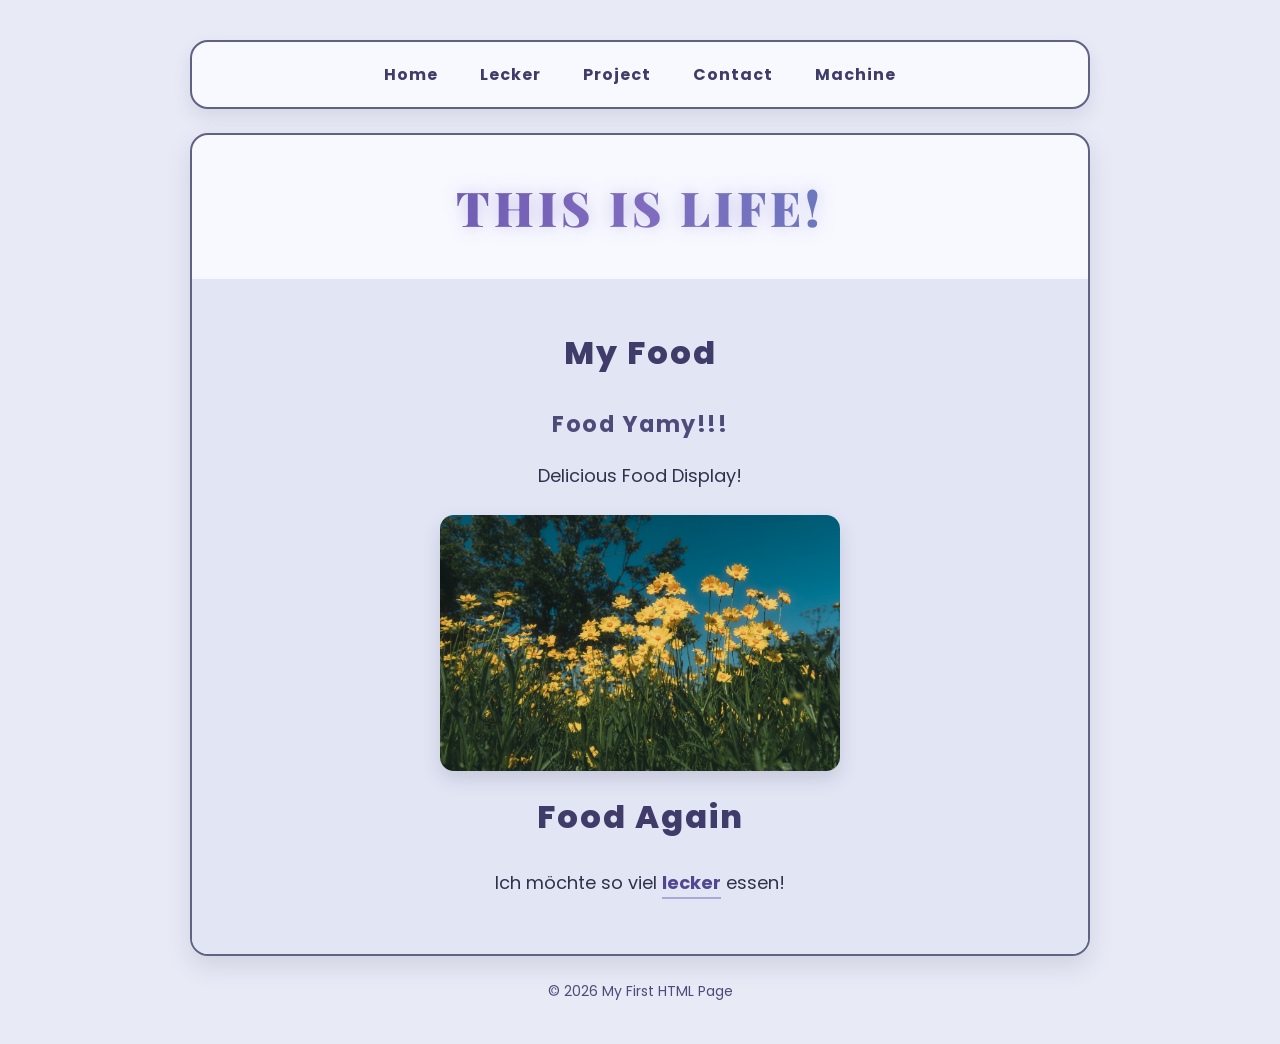
<file: index.html>
<!DOCTYPE HTML>
<html lang="en">
<head>
    <meta charset="UTF-8">
    <meta name="viewport" content="width=device-width, initial-scale=1.0">
    <title>My First HTML Page</title>
    <link rel="preconnect" href="https://fonts.googleapis.com">
    <link rel="preconnect" href="https://fonts.gstatic.com" crossorigin>
    <link href="https://fonts.googleapis.com/css2?family=Poppins:wght@400;600;700;800&amp;family=Playfair+Display:wght@900&amp;display=swap" rel="stylesheet">
    <link rel="stylesheet" type="text/css" href="styles.css">
    <link rel="icon" href="favicon.png" sizes="32x32">
</head>
<body>
    <header>
        <nav>
            <ul>
                <li><a href="index.html">Home</a></li>
                <li><a href="lecker1.html">Lecker</a></li>
                <li><a href="project.html">Project</a></li>
                <li><a href="contact.html">Contact</a></li>
                <li><a href="machine.html?mode=stay">Machine</a></li>
            </ul>
        </nav>
    </header>

    <main>
        <div class="main">
            <h1>This Is Life!</h1>
            <div class="content-bg">
                <h2>My Food</h2>
                <h3>Food Yamy!!!</h3>
                <p>Delicious Food Display!</p>
                <a href="https://new.salon.io">
                    <img src="IMG_9281.jpg" width="400" alt="Food display">
                </a>
                <h2>Food Again</h2>
                <p>Ich möchte so viel <a href="lecker1.html">lecker</a> essen!</p>
            </div>
        </div>
    </main>

    <footer class="site-footer">
        <p>&copy; 2026 My First HTML Page</p>
    </footer>
</body>
</html>
</file>
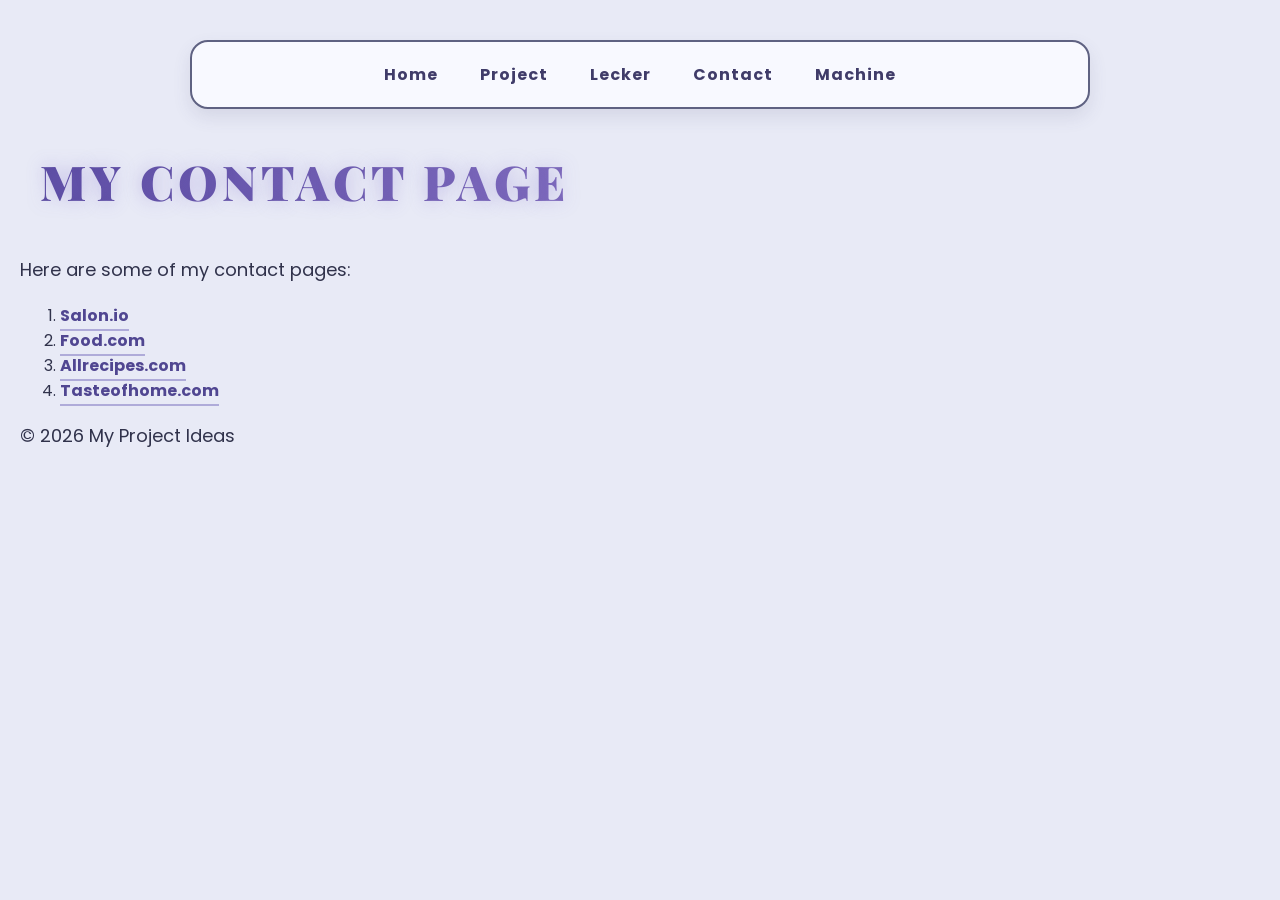
<file: contact.html>
<!DOCTYPE html>
<html lang="en"> 
<head>
    <title>My Project Idees</title>
    <link rel="preconnect" href="https://fonts.googleapis.com">
    <link rel="preconnect" href="https://fonts.gstatic.com" crossorigin>
    <link href="https://fonts.googleapis.com/css2?family=Poppins:wght@400;600;700;800&amp;family=Playfair+Display:wght@900&amp;display=swap" rel="stylesheet">
    <link rel="stylesheet" type="text/css" href="styles.css">
    <link rel="icon" href="favicon.png" sizes="32*32">
</head>
<body>
<header>
    <nav>
        <ul>
            <li><a href="index.html">Home</a></li>
            <li><a href="project.html">Project</a></li>
            <li><a href="lecker1.html">Lecker</a></li>
            <li><a href="contact.html">Contact</a></li>
            <li><a href="machine.html?mode=stay">Machine</a></li>
        </ul>
    </nav>
</header> 
 <main>
    <h1>My contact page</h1>
    <p>Here are some of my contact pages:</p>
    <ol>
        <li><a href="https://new.salon.io">Salon.io</a></li>
        <li><a href="https://www.food.com">Food.com</a></li>
        <li><a href="https://www.allrecipes.com">Allrecipes.com</a></li>
        <li><a href="https://www.tasteofhome.com">Tasteofhome.com</a></li>
    </ol>

    </main>
    <footer>
        <p>&copy; 2026 My Project Ideas</p>
    </footer>
</body>
</html>
</file>
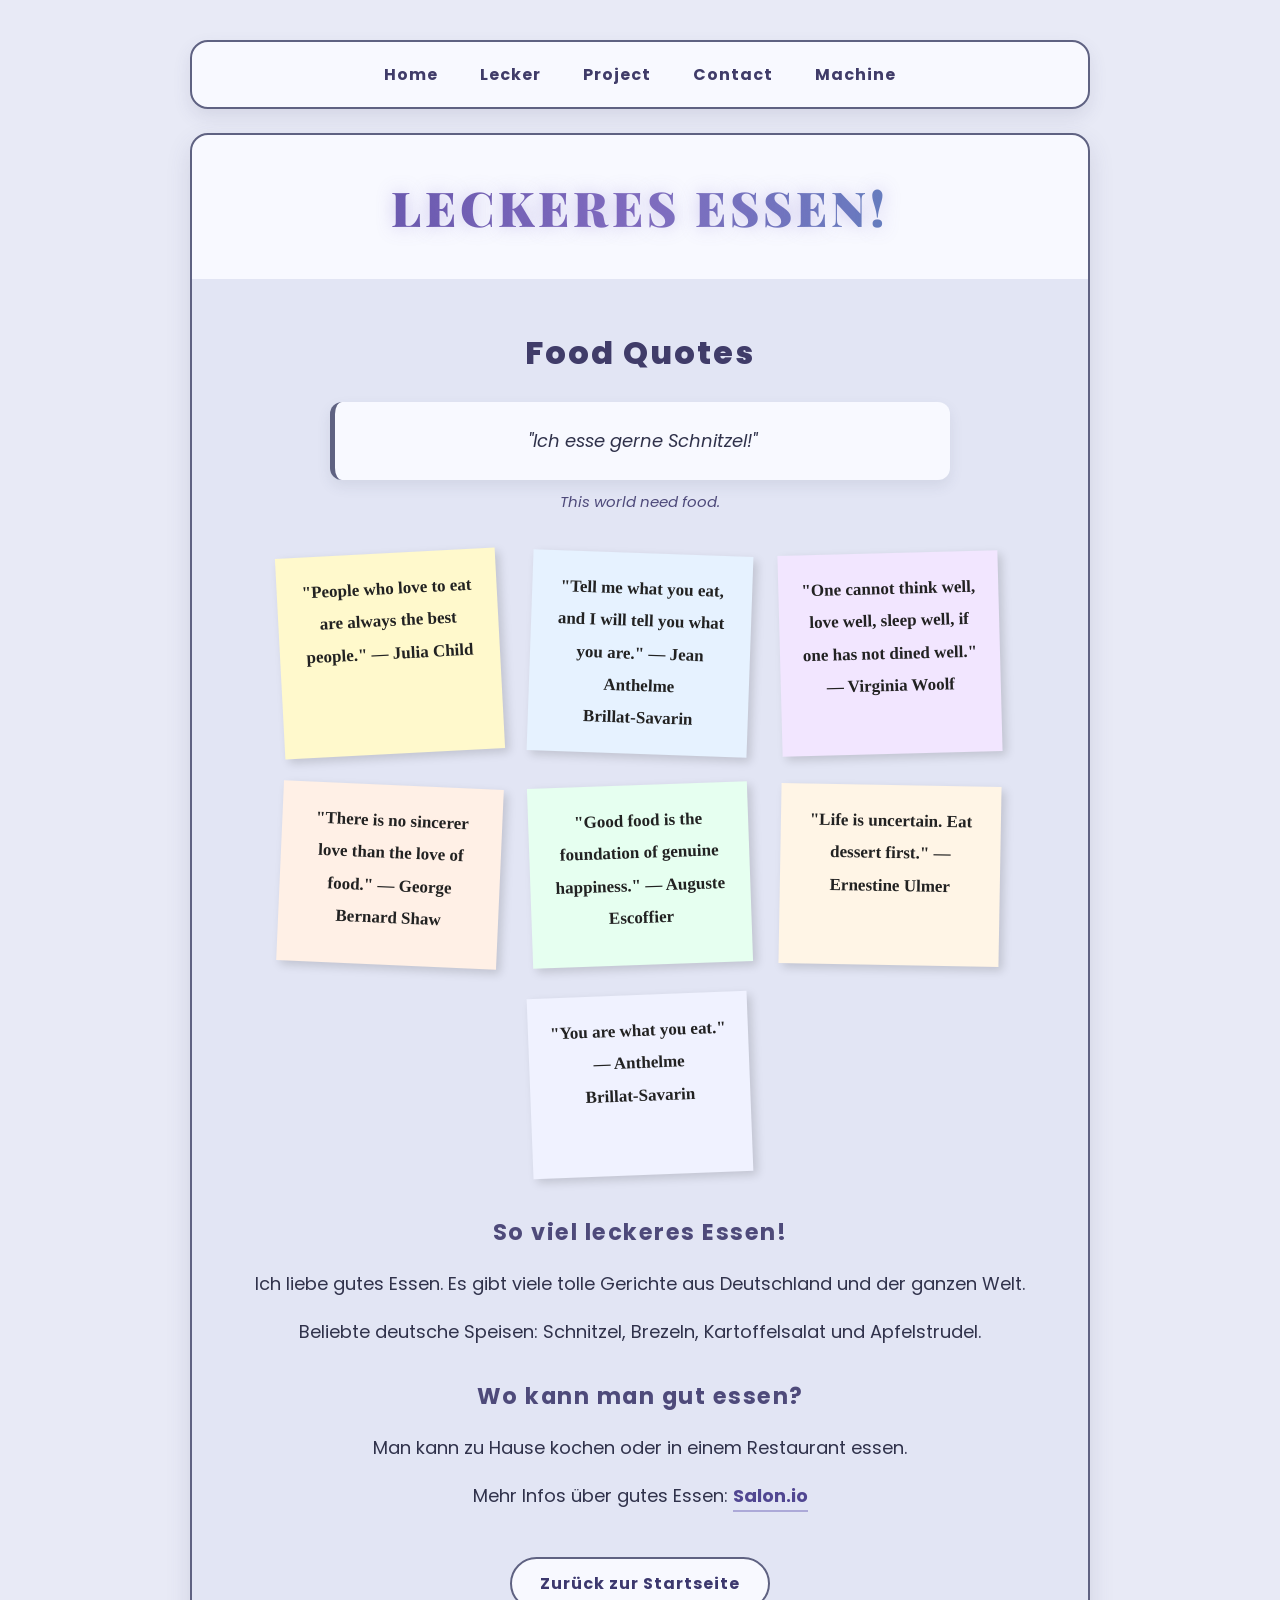
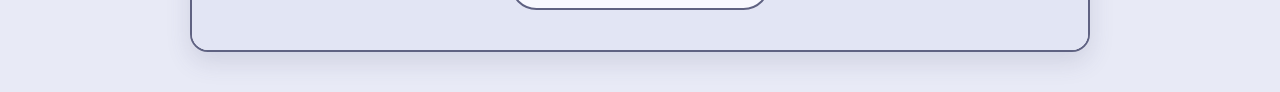
<file: lecker1.html>
<!DOCTYPE HTML>
<html lang="de">
<head>
    <meta charset="UTF-8">
    <meta name="viewport" content="width=device-width, initial-scale=1.0">
    <title>Lecker Seite</title>
    <link rel="preconnect" href="https://fonts.googleapis.com">
    <link rel="preconnect" href="https://fonts.gstatic.com" crossorigin>
    <link href="https://fonts.googleapis.com/css2?family=Poppins:wght@400;600;700;800&amp;family=Playfair+Display:wght@900&amp;display=swap" rel="stylesheet">
    <link rel="stylesheet" type="text/css" href="styles.css">
</head>
<body>
    <header>
        <nav>
            <ul>
                <li><a href="index.html">Home</a></li>
                <li><a href="lecker1.html">Lecker</a></li>
                <li><a href="project.html">Project</a></li>
                <li><a href="contact.html">Contact</a></li>
                <li><a href="machine.html?mode=stay">Machine</a></li>
            </ul>
        </nav>
    </header>

    <main>
        <div class="main">
            <h1>Leckeres Essen!</h1>
            <div class="content-bg">
                <h2>Food Quotes</h2>

                <article class="YAMY">
                    <blockquote>
                        <p>"Ich esse gerne Schnitzel!"</p>
                    </blockquote>
                    <footer class="quote-footer">
                        <cite>This world need food.</cite>
                    </footer>
                </article>

                <div class="note-container">
                    <a class="sticky-note" href="machine.html" aria-label="Open the mystery behind Julia Child's quote">
                        <p>"People who love to eat are always the best people." — Julia Child</p>
                    </a>
                    <a class="sticky-note" href="machine.html" aria-label="Open the mystery behind Brillat-Savarin's quote">
                        <p>"Tell me what you eat, and I will tell you what you are." — Jean Anthelme Brillat‑Savarin</p>
                    </a>
                    <a class="sticky-note" href="machine.html" aria-label="Open the mystery behind Virginia Woolf's quote">
                        <p>"One cannot think well, love well, sleep well, if one has not dined well." — Virginia Woolf</p>
                    </a>
                    <a class="sticky-note" href="machine.html" aria-label="Open the mystery behind George Bernard Shaw's quote">
                        <p>"There is no sincerer love than the love of food." — George Bernard Shaw</p>
                    </a>
                    <a class="sticky-note" href="machine.html" aria-label="Open the mystery behind Auguste Escoffier's quote">
                        <p>"Good food is the foundation of genuine happiness." — Auguste Escoffier</p>
                    </a>
                    <a class="sticky-note" href="machine.html" aria-label="Open the mystery behind Ernestine Ulmer's quote">
                        <p>"Life is uncertain. Eat dessert first." — Ernestine Ulmer</p>
                    </a>
                    <a class="sticky-note" href="machine.html" aria-label="Open the mystery behind Brillat-Savarin's quote">
                        <p>"You are what you eat." — Anthelme Brillat‑Savarin</p>
                    </a>
                </div>

                <h3>So viel leckeres Essen!</h3>
                <p>Ich liebe gutes Essen. Es gibt viele tolle Gerichte aus Deutschland und der ganzen Welt.</p>
                <p>Beliebte deutsche Speisen: Schnitzel, Brezeln, Kartoffelsalat und Apfelstrudel.</p>

                <h3>Wo kann man gut essen?</h3>
                <p>Man kann zu Hause kochen oder in einem Restaurant essen.</p>
                <p>Mehr Infos über gutes Essen: <a href="https://new.salon.io">Salon.io</a></p>
                <a class="back-link" href="index.html">Zurück zur Startseite</a>
            </div>
        </div>
    </main>
</body>
</html>
</file>
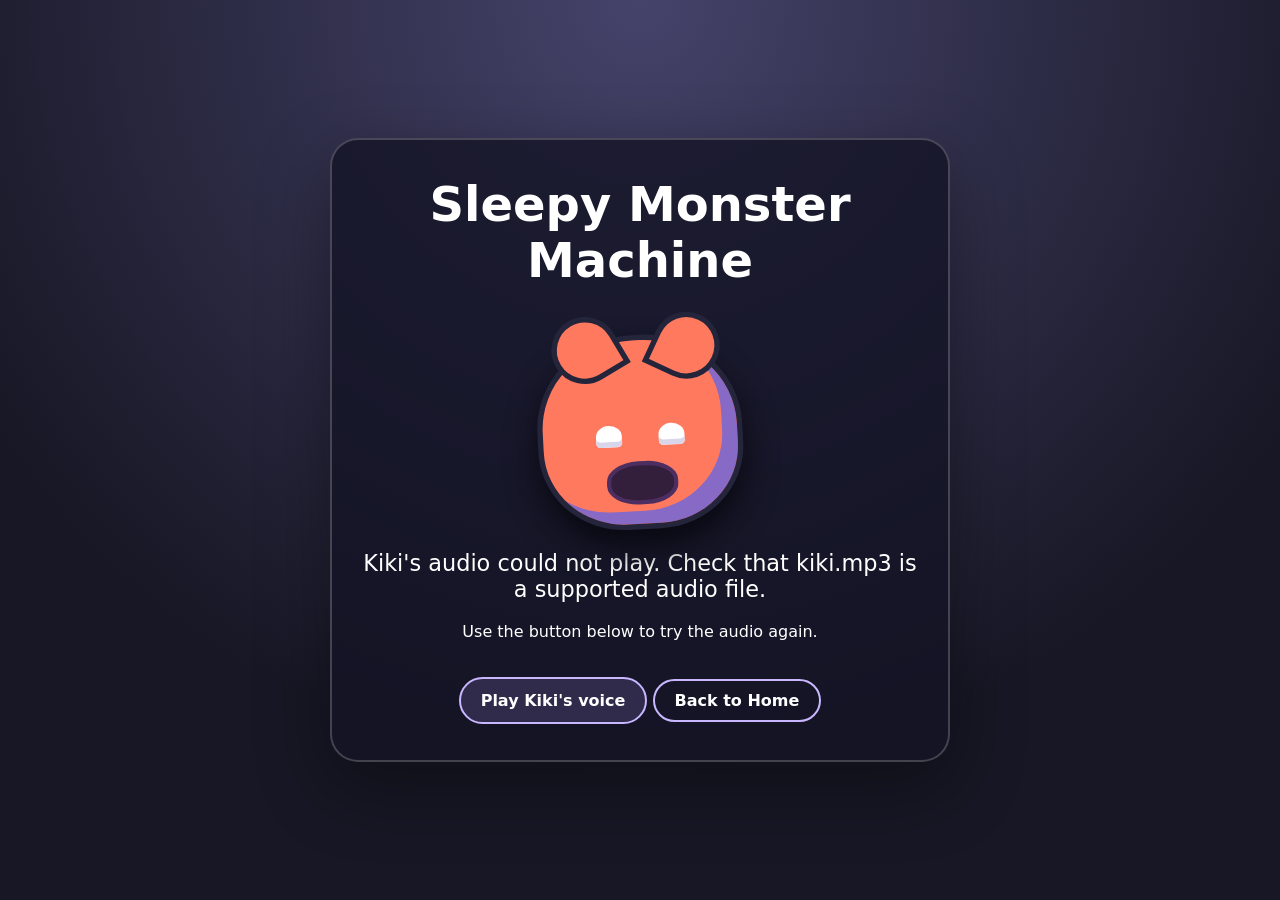
<file: machine.html>
<!DOCTYPE html>
<html lang="en">
<head>
    <meta charset="UTF-8">
    <meta name="viewport" content="width=device-width, initial-scale=1.0">
    <meta name="theme-color" content="#151525">
    <title>Sleepy Monster Machine</title>
    <style>
        * {
            box-sizing: border-box;
        }

        body {
            min-height: 100vh;
            margin: 0;
            display: grid;
            place-items: center;
            padding: 24px;
            background: radial-gradient(circle at top, #45436a, #171725 70%);
            color: #fff;
            font-family: system-ui, -apple-system, "Segoe UI", sans-serif;
            text-align: center;
        }

        main {
            width: min(100%, 620px);
            padding: 36px 24px;
            border: 2px solid rgba(255, 255, 255, 0.2);
            border-radius: 28px;
            background: rgba(20, 20, 38, 0.78);
            box-shadow: 0 24px 70px rgba(0, 0, 0, 0.35);
        }

        h1 {
            margin: 0 0 12px;
            font-size: clamp(1.8rem, 7vw, 3rem);
        }

        .monster {
            position: relative;
            width: 190px;
            height: 180px;
            margin: 42px auto 28px;
            padding: 0;
            border: 5px solid #24243b;
            border-radius: 48% 48% 42% 42%;
            background: #a98ae8;
            box-shadow: inset -14px -12px 0 #8769c6, 0 16px 30px #090912;
            cursor: pointer;
            font: inherit;
            transition: transform 350ms ease, background-color 350ms ease;
        }

        .monster:focus-visible {
            outline: 3px solid #fff;
            outline-offset: 7px;
        }

        .monster::before,
        .monster::after {
            position: absolute;
            top: -24px;
            width: 52px;
            height: 52px;
            content: "";
            border: 5px solid #24243b;
            border-radius: 50% 50% 0 50%;
            background: #a98ae8;
            z-index: -1;
        }

        .monster::before {
            left: 12px;
            transform: rotate(-28deg);
        }

        .monster::after {
            right: 12px;
            transform: rotate(28deg) scaleX(-1);
        }

        .eyes {
            display: flex;
            justify-content: center;
            gap: 34px;
            padding-top: 55px;
        }

        .eye {
            width: 24px;
            height: 28px;
            border-radius: 50%;
            background: #fff;
            box-shadow: inset 0 -5px 0 #d9d5ea;
        }

        .eye::after {
            display: block;
            width: 9px;
            height: 12px;
            margin: 8px auto 0;
            border-radius: 50%;
            background: #24243b;
            content: "";
        }

        .mouth {
            width: 48px;
            height: 15px;
            margin: 22px auto 0;
            border-radius: 0 0 30px 30px;
            background: #4c2e61;
        }

        .zzz {
            position: absolute;
            top: -58px;
            right: -42px;
            color: #fff;
            font-size: 2rem;
            font-weight: 800;
            animation: float 1.3s ease-in-out infinite alternate;
        }

        .status {
            min-height: 2.5em;
            margin: 0;
            font-size: clamp(1.1rem, 4vw, 1.4rem);
        }

        .sound-button {
            margin-top: 20px;
            padding: 12px 20px;
            border: 2px solid #c8b7ff;
            border-radius: 999px;
            background: #312b4b;
            color: #fff;
            font: inherit;
            font-weight: 700;
            cursor: pointer;
        }

        .sound-button:hover,
        .sound-button:focus-visible {
            background: #4b3d70;
        }

        .home-link {
            display: inline-block;
            margin-top: 18px;
            padding: 10px 20px;
            border: 2px solid #c8b7ff;
            border-radius: 999px;
            color: #fff;
            font-weight: 700;
            text-decoration: none;
        }

        .home-link:hover,
        .home-link:focus-visible {
            background: #4b3d70;
        }

        .awake .monster {
            transform: scale(1.08) rotate(-3deg);
            background: #ff795f;
            animation: shake 180ms ease-in-out 5;
        }

        .awake .monster::before,
        .awake .monster::after {
            background: #ff795f;
        }

        .awake .eye {
            height: 20px;
            margin-top: 4px;
            border-radius: 50% 50% 4px 4px;
        }

        .awake .eye::after {
            display: none;
        }

        .awake .mouth {
            width: 66px;
            height: 40px;
            margin-top: 14px;
            border: 4px solid #4c2e61;
            border-radius: 45%;
            background: #331e3c;
        }

        .awake .zzz {
            display: none;
        }

        @keyframes float {
            to { transform: translate(8px, -12px) scale(0.85); }
        }

        @keyframes shake {
            25% { transform: scale(1.08) rotate(4deg); }
            75% { transform: scale(1.08) rotate(-5deg); }
        }

        @media (prefers-reduced-motion: reduce) {
            *,
            *::before,
            *::after {
                animation-duration: 0.01ms !important;
                animation-iteration-count: 1 !important;
                transition-duration: 0.01ms !important;
            }
        }
    </style>
</head>
<body>
    <main id="machine">
        <h1>Sleepy Monster Machine</h1>
        <button class="monster" id="monster" type="button" aria-label="Wake the monster">
            <span class="zzz">Zzz...</span>
            <div class="eyes"><span class="eye"></span><span class="eye"></span></div>
            <div class="mouth"></div>
        </button>
        <p class="status" id="status" aria-live="assertive">Shhh... The monster is fast asleep.</p>
        <p id="hint">Click the monster to wake it up.</p>
        <button class="sound-button" id="sound-button" type="button" hidden>Play Kiki's voice</button>
        <audio id="monster-voice" src="kiki.mp3" preload="none"></audio>
        <a class="home-link" href="index.html">Back to Home</a>
    </main>
    <script>
        const machine = document.getElementById("machine");
        const monster = document.getElementById("monster");
        const status = document.getElementById("status");
        const hint = document.getElementById("hint");
        const soundButton = document.getElementById("sound-button");
        const voice = document.getElementById("monster-voice");
        const autoReturn = new URLSearchParams(window.location.search).get("mode") !== "stay";
        let playbackRequested = false;
        let returnTimer;

        async function playKikiVoice() {
            playbackRequested = true;
            machine.classList.add("awake");
            status.textContent = "WHAT?! YOU WOKE ME UP! GET OUT! NOW!";
            hint.textContent = "Click again to hear Kiki's voice again.";
            soundButton.hidden = true;
            try {
                voice.currentTime = 0;
                await voice.play();
            } catch (error) {
                if (!autoReturn) {
                    machine.classList.remove("awake");
                }
                status.textContent = "Kiki's audio could not play. Check that kiki.mp3 is a supported audio file.";
                hint.textContent = "Use the button below to try the audio again.";
                soundButton.hidden = false;
            }
        }

        function resetMonster() {
            if (autoReturn) return;
            machine.classList.remove("awake");
            status.textContent = "Shhh... The monster is fast asleep.";
            hint.textContent = "Click the monster to wake it up.";
        }

        monster.addEventListener("click", playKikiVoice);
        soundButton.addEventListener("click", playKikiVoice);
        voice.addEventListener("ended", resetMonster);
        voice.addEventListener("error", () => {
            if (playbackRequested) {
                status.textContent = "Kiki's audio could not be loaded. Check that kiki.mp3 is a supported audio file.";
                soundButton.hidden = false;
            }
        });
        voice.addEventListener("loadedmetadata", () => {
            if (autoReturn && Number.isFinite(voice.duration)) {
                window.clearTimeout(returnTimer);
                returnTimer = window.setTimeout(() => {
                    window.location.replace("lecker1.html");
                }, voice.duration * 1000 + 1200);
            }
        });
        voice.addEventListener("ended", () => {
            if (autoReturn) {
                window.clearTimeout(returnTimer);
                returnTimer = window.setTimeout(() => {
                    window.location.replace("lecker1.html");
                }, 1200);
            }
        });

        if (autoReturn) {
            window.addEventListener("load", async () => {
                returnTimer = window.setTimeout(() => {
                    window.location.replace("lecker1.html");
                }, 12000);
                try {
                    await playKikiVoice();
                } catch (error) {
                    window.clearTimeout(returnTimer);
                    returnTimer = window.setTimeout(() => {
                        window.location.replace("lecker1.html");
                    }, 8000);
                }
            }, { once: true });
        }
    </script>
</body>
</html>
</file>
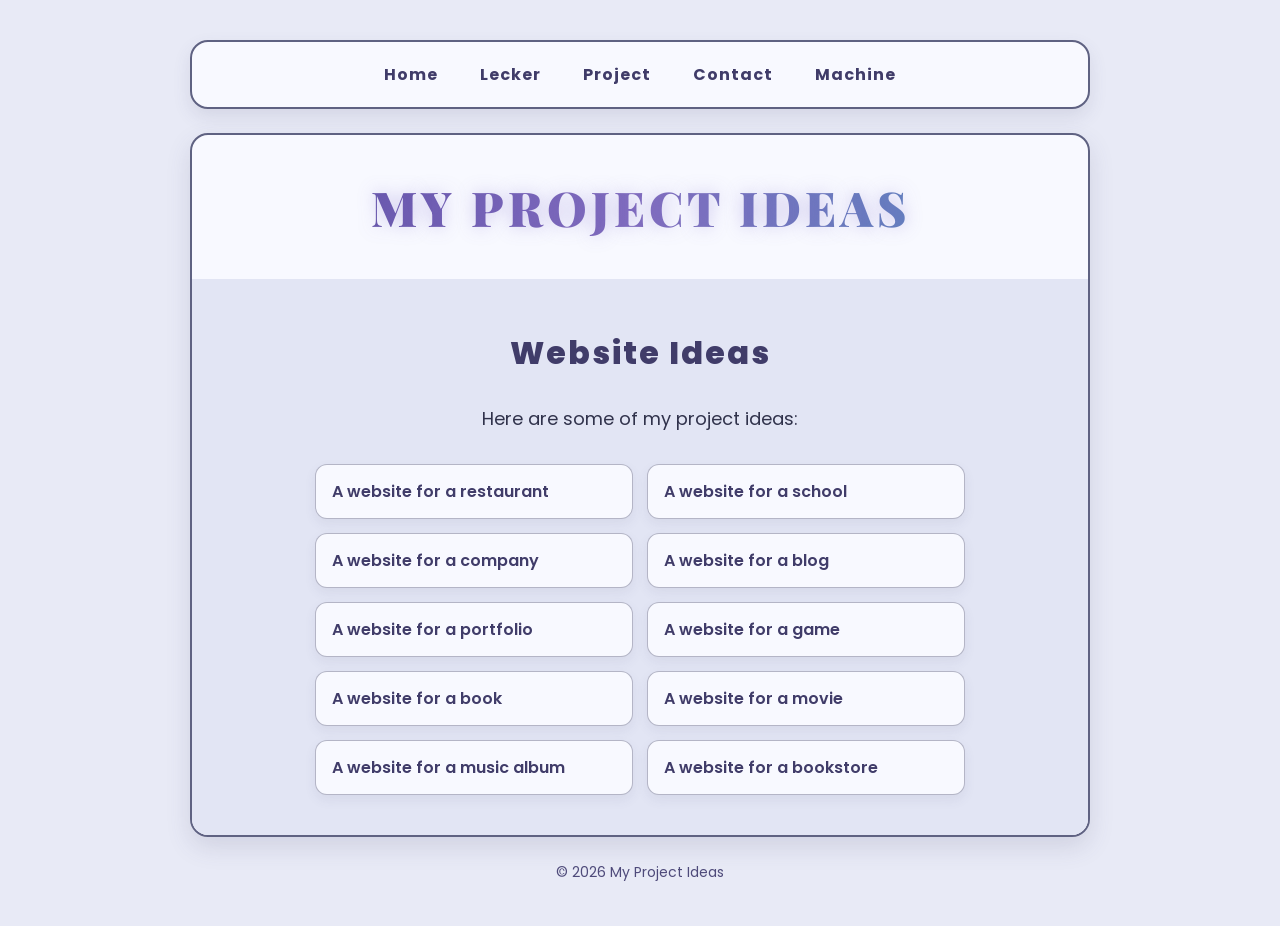
<file: project.html>
<!DOCTYPE html>
<html lang="en">
<head>
    <meta charset="UTF-8">
    <meta name="viewport" content="width=device-width, initial-scale=1.0">
    <title>My Project Ideas</title>
    <link rel="preconnect" href="https://fonts.googleapis.com">
    <link rel="preconnect" href="https://fonts.gstatic.com" crossorigin>
    <link href="https://fonts.googleapis.com/css2?family=Poppins:wght@400;600;700;800&amp;family=Playfair+Display:wght@900&amp;display=swap" rel="stylesheet">
    <link rel="stylesheet" type="text/css" href="styles.css">
    <link rel="icon" href="favicon.png" sizes="32x32">
</head>
<body>
    <header>
        <nav>
            <ul>
                <li><a href="index.html">Home</a></li>
                <li><a href="lecker1.html">Lecker</a></li>
                <li><a href="project.html">Project</a></li>
                <li><a href="contact.html">Contact</a></li>
                <li><a href="machine.html?mode=stay">Machine</a></li>
            </ul>
        </nav>
    </header>

    <main>
        <div class="main">
            <h1>My Project Ideas</h1>
            <div class="content-bg">
                <h2>Website Ideas</h2>
                <p>Here are some of my project ideas:</p>
                <ul class="project-list">
                    <li>A website for a restaurant</li>
                    <li>A website for a school</li>
                    <li>A website for a company</li>
                    <li>A website for a blog</li>
                    <li>A website for a portfolio</li>
                    <li>A website for a game</li>
                    <li>A website for a book</li>
                    <li>A website for a movie</li>
                    <li>A website for a music album</li>
                    <li>A website for a bookstore</li>
                </ul>
            </div>
        </div>
    </main>

    <footer class="site-footer">
        <p>&copy; 2026 My Project Ideas</p>
    </footer>
</body>
</html>
</file>
<file: styles.css>
* {
    box-sizing: border-box;
}

html {
    scroll-behavior: smooth;
}

body {
    background-color: rgb(232, 234, 246);
    margin: 0;
    padding: 40px 20px;
    font-family: 'Poppins', sans-serif;
    color: rgb(48, 50, 75);
}

header {
    max-width: 900px;
    margin: 0 auto 24px;
}

nav {
    background-color: rgb(248, 249, 255);
    border: 2px solid rgb(95, 98, 130);
    border-radius: 18px;
    box-shadow: 0 8px 18px rgba(72, 76, 112, 0.12);
    padding: 12px 20px;
}

nav ul {
    list-style: none;
    display: flex;
    justify-content: center;
    align-items: center;
    gap: 34px;
    margin: 0;
    padding: 0;
}

nav li {
    margin: 0;
    padding: 0;
}

nav a {
    display: inline-block;
    color: rgb(64, 60, 105);
    font-weight: 700;
    letter-spacing: 1px;
    text-decoration: none;
    border-bottom: 2px solid transparent;
    padding: 8px 4px 6px;
    transition: all 0.3s ease;
}

nav a:hover,
nav a:focus {
    color: rgb(150, 130, 220);
    border-bottom-color: rgb(150, 130, 220);
    text-shadow: 0 0 10px rgba(140, 120, 210, 0.4);
}

main,
.main {
    width: 100%;
}

.main {
    text-align: center;
    max-width: 900px;
    border: 2px solid rgb(95, 98, 130);
    margin: 0 auto;
    background-color: rgb(248, 249, 255);
    border-radius: 18px;
    box-shadow: 0 10px 24px rgba(72, 76, 112, 0.15);
    overflow: hidden;
}

h1 {
    font-family: 'Playfair Display', serif;
    font-size: 3em;
    font-weight: 900;
    text-transform: uppercase;
    letter-spacing: 4px;
    margin: 40px 20px;
    background: linear-gradient(90deg, rgb(90, 75, 160), rgb(130, 110, 190), rgb(80, 140, 190));
    -webkit-background-clip: text;
    background-clip: text;
    color: transparent;
    text-shadow: 0 0 18px rgba(120, 100, 200, 0.35);
}

.content-bg {
    background-color: rgb(226, 229, 244);
    padding: 40px 35px;
}

h2 {
    font-family: 'Poppins', sans-serif;
    font-size: 2em;
    font-weight: 800;
    letter-spacing: 2px;
    color: rgb(64, 60, 105);
    margin-top: 10px;
    margin-bottom: 25px;
}

h3 {
    font-family: 'Poppins', sans-serif;
    font-size: 1.4em;
    font-weight: 700;
    letter-spacing: 1.5px;
    color: rgb(78, 74, 122);
    margin-top: 30px;
    margin-bottom: 18px;
}

p {
    font-family: 'Poppins', sans-serif;
    font-size: 18px;
    line-height: 1.9;
    color: rgb(48, 50, 75);
    margin: 14px 0;
}

a {
    font-weight: 700;
    color: rgb(80, 70, 145);
    text-decoration: none;
    border-bottom: 2px solid rgba(120, 110, 190, 0.5);
    padding-bottom: 2px;
    transition: all 0.3s ease;
}

a:hover,
a:focus {
    color: rgb(150, 130, 220);
    border-bottom-color: rgb(150, 130, 220);
    text-shadow: 0 0 10px rgba(140, 120, 210, 0.5);
}

img {
    display: block;
    max-width: 100%;
    height: auto;
    margin: 22px auto;
    border-radius: 14px;
    box-shadow: 0 8px 18px rgba(72, 76, 112, 0.18);
}

.project-list {
    max-width: 650px;
    margin: 28px auto 0;
    padding: 0;
    list-style: none;
    display: grid;
    grid-template-columns: repeat(2, minmax(0, 1fr));
    gap: 14px;
    text-align: left;
}

.project-list li {
    background-color: rgb(248, 249, 255);
    border: 1px solid rgba(95, 98, 130, 0.45);
    border-radius: 12px;
    padding: 14px 16px;
    color: rgb(64, 60, 105);
    font-weight: 600;
    box-shadow: 0 5px 12px rgba(72, 76, 112, 0.08);
}

.back-link {
    display: inline-block;
    margin-top: 30px;
    padding: 12px 28px;
    border: 2px solid rgb(95, 98, 130);
    border-radius: 30px;
    background-color: rgb(248, 249, 255);
    color: rgb(60, 56, 110);
    font-weight: 700;
    letter-spacing: 1px;
}

.back-link:hover,
.back-link:focus {
    background-color: rgb(95, 98, 130);
    color: white;
    box-shadow: 0 0 18px rgba(120, 100, 200, 0.45);
}

.YAMY {
    max-width: 620px;
    margin: 0 auto 25px;
}

.YAMY blockquote {
    margin: 0;
    padding: 22px 24px;
    background-color: rgb(248, 249, 255);
    border-left: 5px solid rgb(95, 98, 130);
    border-radius: 12px;
    box-shadow: 0 6px 14px rgba(72, 76, 112, 0.1);
}

.YAMY blockquote p {
    margin: 0;
    font-style: italic;
}

.quote-footer {
    margin-top: 10px;
    color: rgb(78, 74, 122);
    font-size: 15px;
}

.note-container {
    display: flex;
    flex-wrap: wrap;
    gap: 30px;
    justify-content: center;
    margin: 40px 0;
}

.sticky-note {
    display: block;
    width: 220px;
    min-height: 180px;
    padding: 20px;
    background: #fff9cc;
    border: 0;
    color: #222;
    box-shadow: 4px 4px 10px rgba(0, 0, 0, 0.15);
    text-decoration: none;
    transition: transform 0.3s ease, box-shadow 0.3s ease;
}

.sticky-note:nth-child(1) {
    transform: rotate(-3deg);
    background: #fff9cc;
}

.sticky-note:nth-child(2) {
    transform: rotate(2deg);
    background: #e6f2ff;
}

.sticky-note:nth-child(3) {
    transform: rotate(-1.5deg);
    background: #f2e6ff;
}

.sticky-note:nth-child(4) {
    transform: rotate(2.5deg);
    background: #fff0e6;
}

.sticky-note:nth-child(5) {
    transform: rotate(-2deg);
    background: #e6fff0;
}

.sticky-note:nth-child(6) {
    transform: rotate(1deg);
    background: #fff5e6;
}

.sticky-note:nth-child(7) {
    transform: rotate(-2.2deg);
    background: #f0f2ff;
}

.sticky-note:hover {
    transform: rotate(0deg) scale(1.03);
    color: #222;
    box-shadow: 6px 6px 14px rgba(0, 0, 0, 0.22);
}

.sticky-note:focus-visible {
    outline: 3px solid rgb(80, 70, 145);
    outline-offset: 5px;
}

.sticky-note p {
    margin: 0;
    font-family: "Comic Sans MS", cursive;
    color: #222;
    font-size: 17px;
}

.site-footer {
    max-width: 900px;
    margin: 22px auto 0;
    text-align: center;
}

.site-footer p {
    font-size: 14px;
    color: rgb(78, 74, 122);
    margin: 0;
}

@media (max-width: 700px) {
    body {
        padding: 20px 12px;
    }

    nav ul {
        gap: 16px;
        flex-wrap: wrap;
    }

    h1 {
        font-size: 2.15em;
        letter-spacing: 2px;
        margin: 30px 14px;
    }

    .content-bg {
        padding: 30px 18px;
    }

    .project-list {
        grid-template-columns: 1fr;
    }
}
</file>
